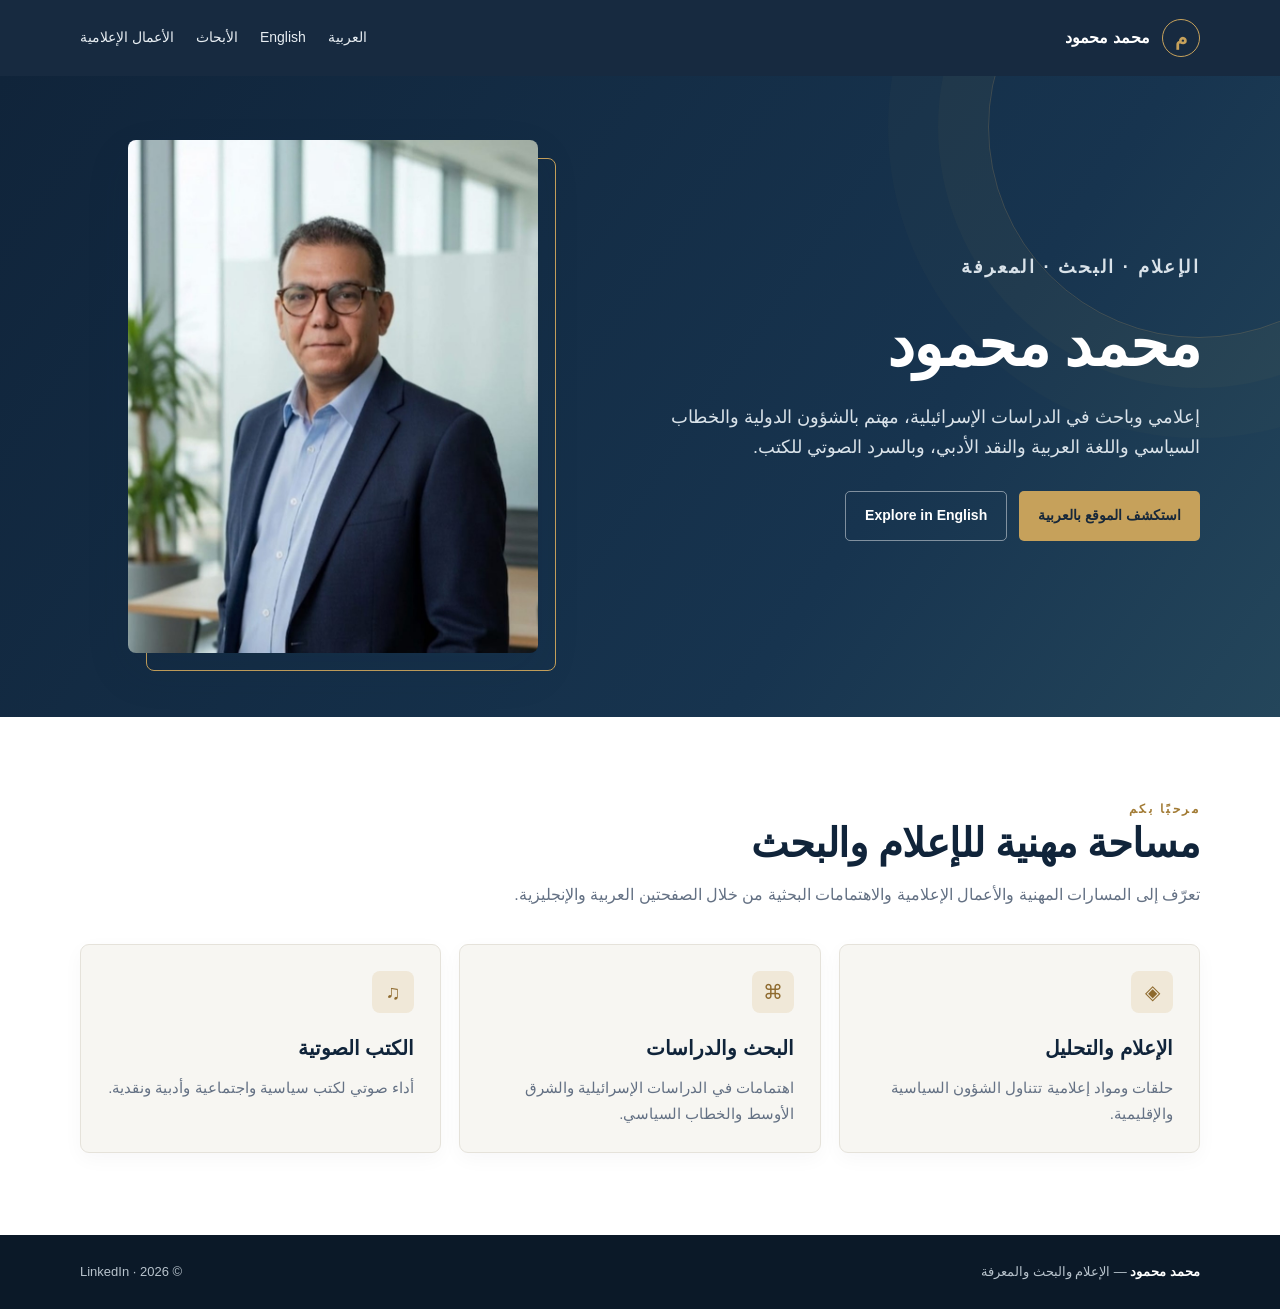
<file: index.html>
<!doctype html>
<html lang="ar" dir="rtl">
<head>
<meta charset="utf-8"><meta name="viewport" content="width=device-width, initial-scale=1">
<meta name="description" content="الموقع المهني لمحمد محمود: الإعلام والبحث والدراسات الإسرائيلية واللغة العربية والكتب الصوتية.">
<title>محمد محمود | الإعلام والبحث والمعرفة</title>
<link rel="stylesheet" href="styles.css">
</head>
<body>
<header class="topbar"><div class="wrap nav">
<a class="brand" href="./"><span class="brand-mark">م</span><span>محمد محمود</span></a>
<nav class="navlinks" aria-label="التنقل الرئيسي"><a href="ar/">العربية</a><a href="en/">English</a><a href="ar/#research">الأبحاث</a><a href="ar/#media">الأعمال الإعلامية</a></nav>
</div></header>
<main class="hero"><div class="wrap hero-grid">
<div class="hero-copy"><p class="eyebrow">الإعلام · البحث · المعرفة</p><h1>محمد محمود</h1><p>إعلامي وباحث في الدراسات الإسرائيلية، مهتم بالشؤون الدولية والخطاب السياسي واللغة العربية والنقد الأدبي، وبالسرد الصوتي للكتب.</p><div class="hero-actions"><a class="btn btn-gold" href="ar/">استكشف الموقع بالعربية</a><a class="btn btn-outline" href="en/">Explore in English</a></div></div>
<div class="portrait-frame"><img class="portrait" src="assets/mohammad-mahmoud.jpg" alt="صورة محمد محمود المهنية"></div>
</div></main>
<section class="section section-white"><div class="wrap"><div class="section-head"><p class="eyebrow">مرحبًا بكم</p><h2>مساحة مهنية للإعلام والبحث</h2><p>تعرّف إلى المسارات المهنية والأعمال الإعلامية والاهتمامات البحثية من خلال الصفحتين العربية والإنجليزية.</p></div><div class="cards"><article class="card"><div class="card-icon">◈</div><h3>الإعلام والتحليل</h3><p>حلقات ومواد إعلامية تتناول الشؤون السياسية والإقليمية.</p></article><article class="card"><div class="card-icon">⌘</div><h3>البحث والدراسات</h3><p>اهتمامات في الدراسات الإسرائيلية والشرق الأوسط والخطاب السياسي.</p></article><article class="card"><div class="card-icon">♫</div><h3>الكتب الصوتية</h3><p>أداء صوتي لكتب سياسية واجتماعية وأدبية ونقدية.</p></article></div></div></section>
<footer class="footer"><div class="wrap footer-inner"><span><strong>محمد محمود</strong> — الإعلام والبحث والمعرفة</span><span>© <span id="year">2026</span> · <a href="https://www.linkedin.com/in/mohammad-husain-970792160/">LinkedIn</a></span></div></footer>
</body></html>
</file>
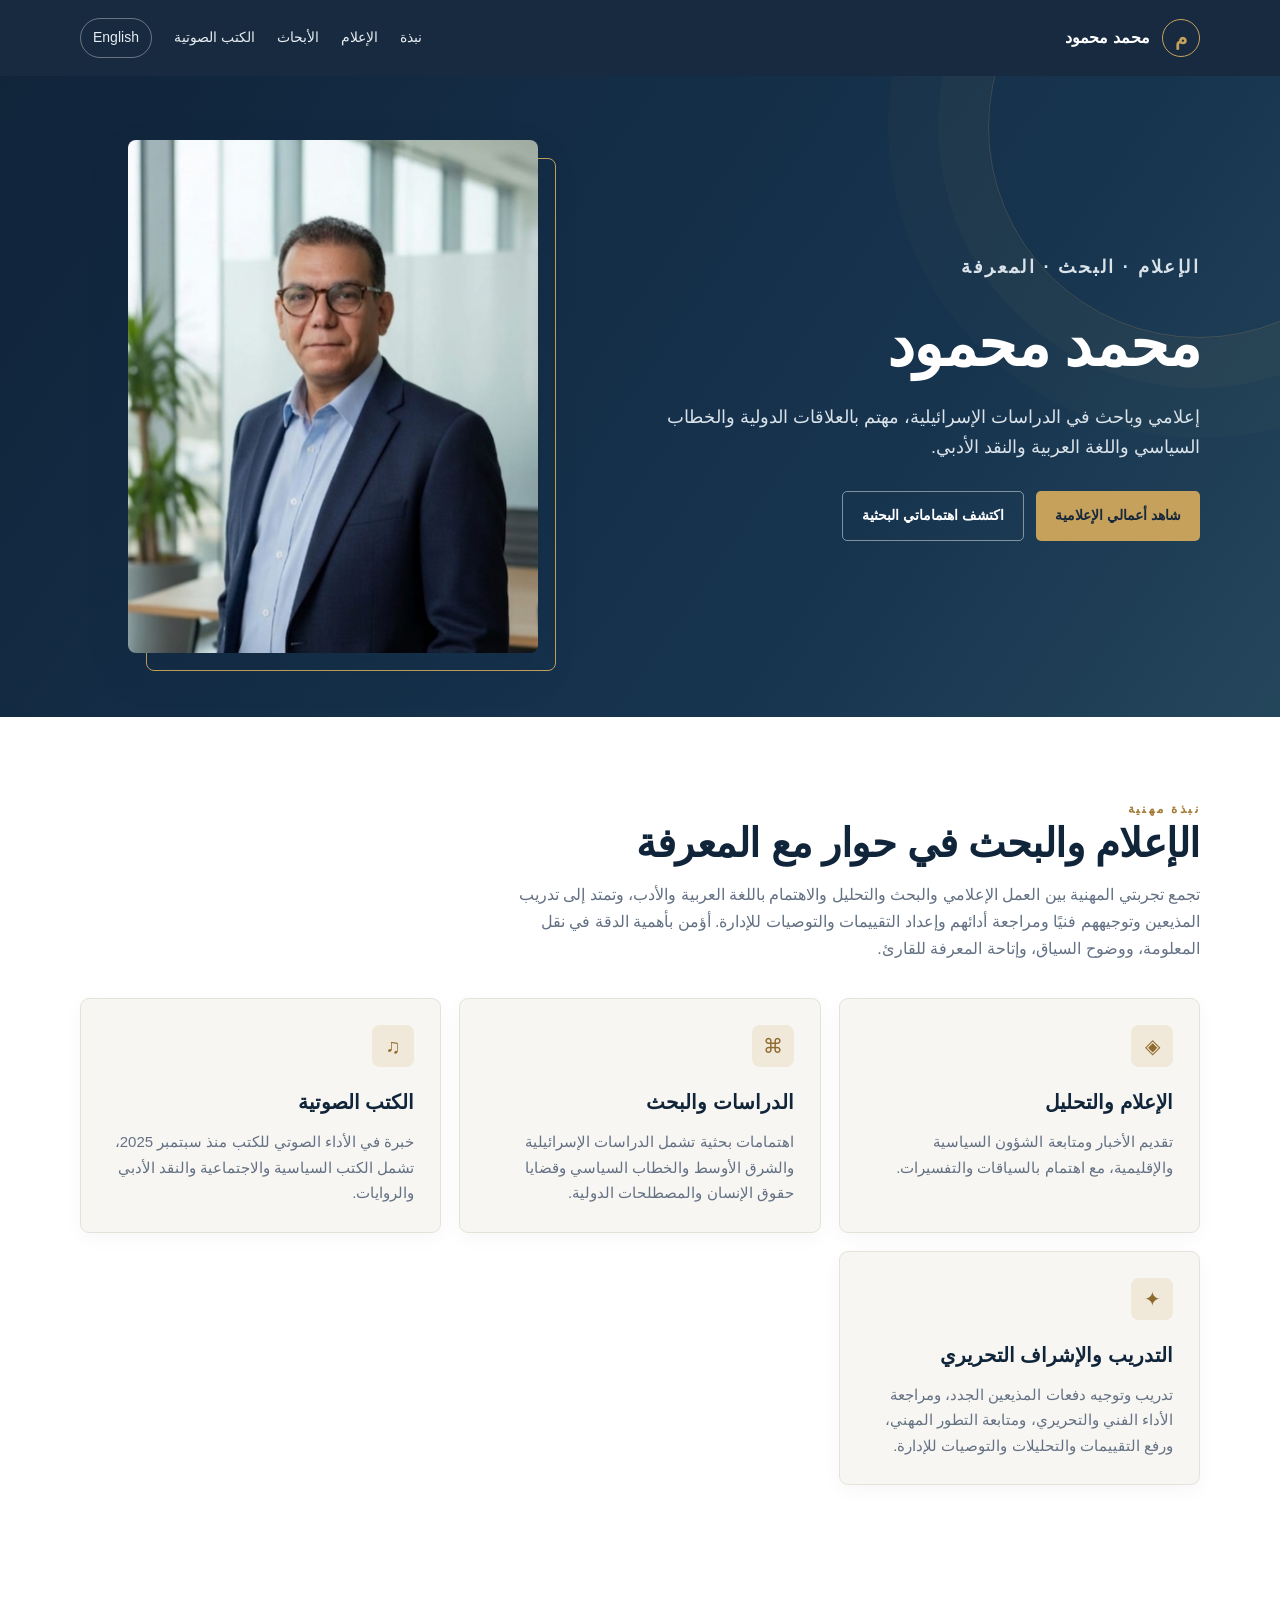
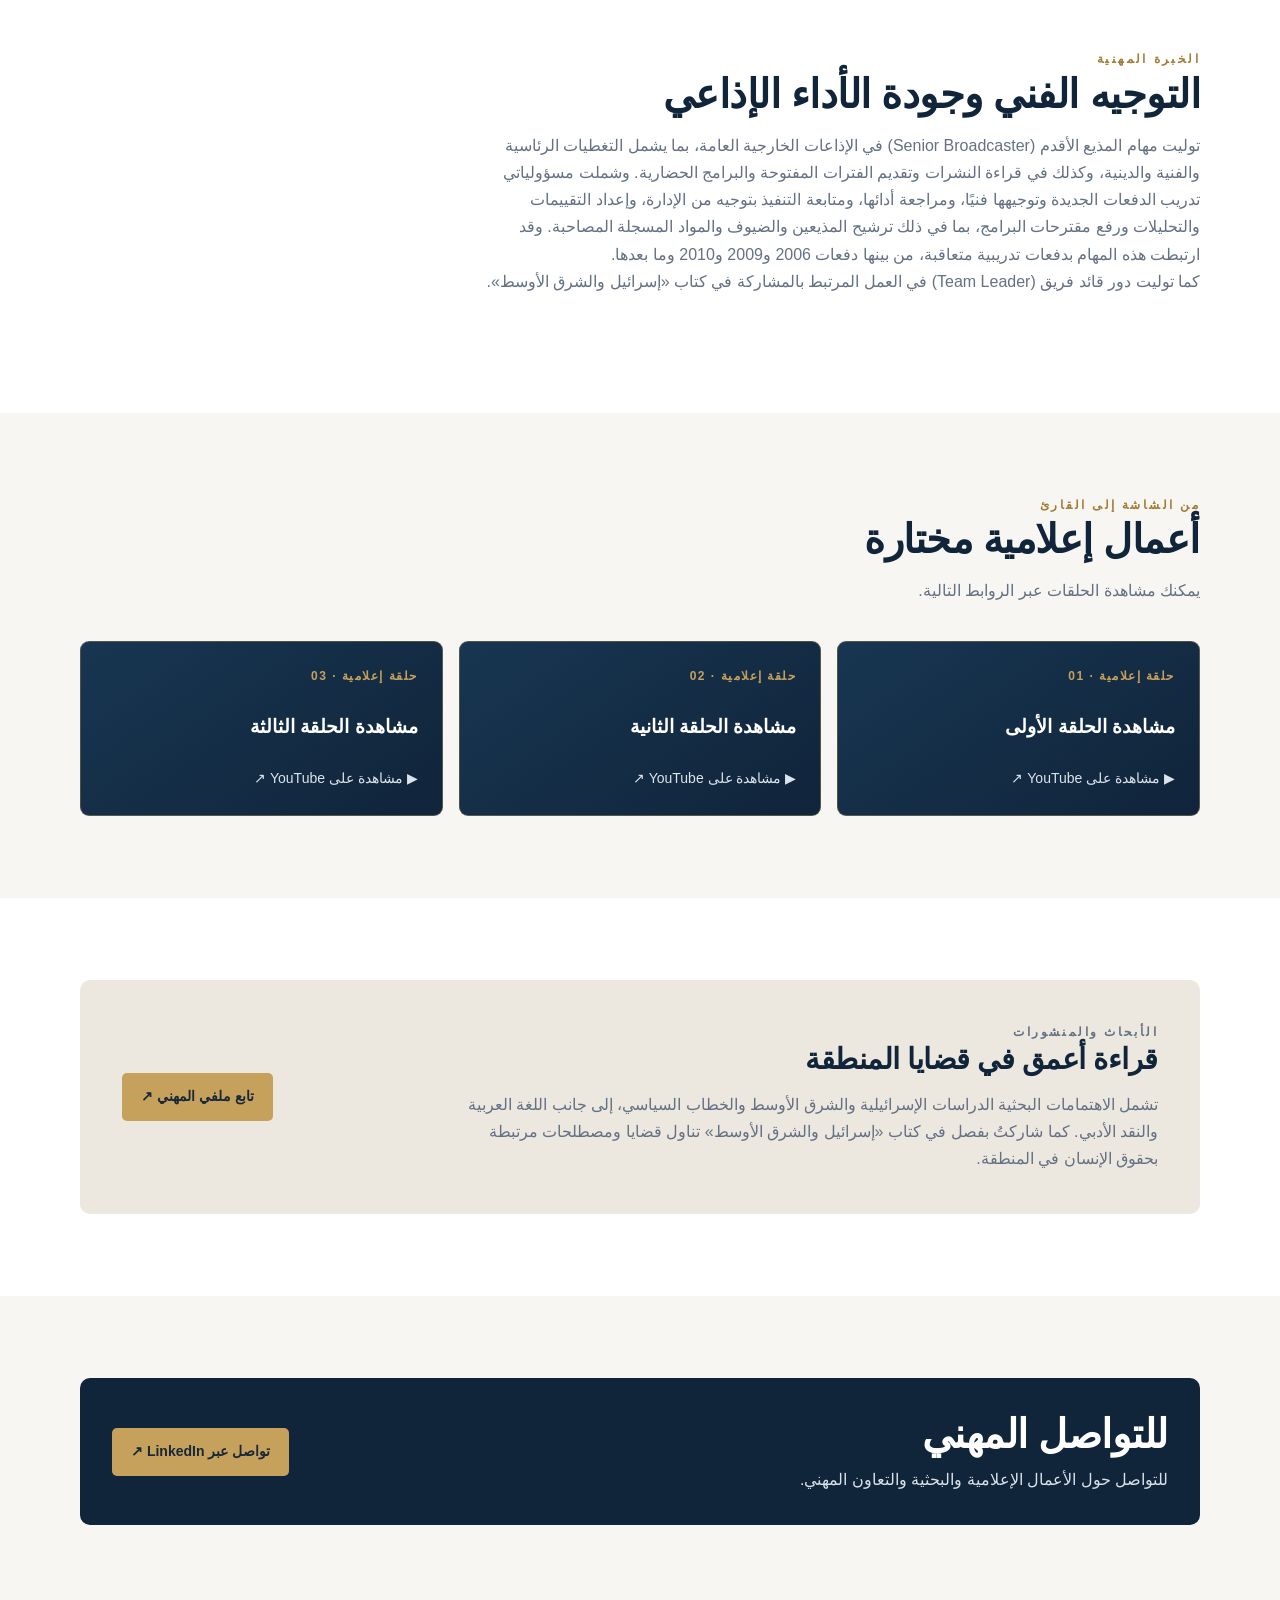
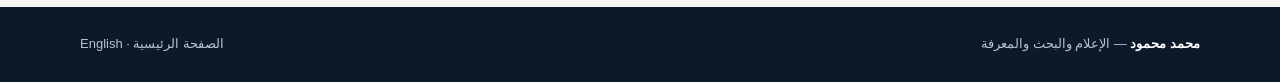
<file: ar/index.html>
<!doctype html>
<html lang="ar" dir="rtl">
<head><meta charset="utf-8"><meta name="viewport" content="width=device-width, initial-scale=1">
<meta name="description" content="محمد محمود، إعلامي وباحث في الدراسات الإسرائيلية."><title>محمد محمود | الإعلام والبحث والمعرفة</title><link rel="stylesheet" href="../styles.css"></head>
<body>
<header class="topbar"><div class="wrap nav"><a class="brand" href="./"><span class="brand-mark">م</span><span>محمد محمود</span></a><nav class="navlinks"><a href="#about">نبذة</a><a href="#media">الإعلام</a><a href="#research">الأبحاث</a><a href="#audio">الكتب الصوتية</a><a class="lang" href="../en/">English</a></nav></div></header>
<main class="hero"><div class="wrap hero-grid"><div class="hero-copy"><p class="eyebrow">الإعلام · البحث · المعرفة</p><h1>محمد محمود</h1><p>إعلامي وباحث في الدراسات الإسرائيلية، مهتم بالعلاقات الدولية والخطاب السياسي واللغة العربية والنقد الأدبي.</p><div class="hero-actions"><a class="btn btn-gold" href="#media">شاهد أعمالي الإعلامية</a><a class="btn btn-outline" href="#research">اكتشف اهتماماتي البحثية</a></div></div><div class="portrait-frame"><img class="portrait" src="../assets/mohammad-mahmoud.jpg" alt="صورة محمد محمود المهنية"></div></div></main>
<section class="section section-white" id="about"><div class="wrap"><div class="section-head"><p class="eyebrow">نبذة مهنية</p><h2>الإعلام والبحث في حوار مع المعرفة</h2><p>تجمع تجربتي المهنية بين العمل الإعلامي والبحث والتحليل والاهتمام باللغة العربية والأدب، وتمتد إلى تدريب المذيعين وتوجيههم فنيًا ومراجعة أدائهم وإعداد التقييمات والتوصيات للإدارة. أؤمن بأهمية الدقة في نقل المعلومة، ووضوح السياق، وإتاحة المعرفة للقارئ.</p></div><div class="cards"><article class="card"><div class="card-icon">◈</div><h3>الإعلام والتحليل</h3><p>تقديم الأخبار ومتابعة الشؤون السياسية والإقليمية، مع اهتمام بالسياقات والتفسيرات.</p></article><article class="card" id="research"><div class="card-icon">⌘</div><h3>الدراسات والبحث</h3><p>اهتمامات بحثية تشمل الدراسات الإسرائيلية والشرق الأوسط والخطاب السياسي وقضايا حقوق الإنسان والمصطلحات الدولية.</p></article><article class="card" id="audio"><div class="card-icon">♫</div><h3>الكتب الصوتية</h3><p>خبرة في الأداء الصوتي للكتب منذ سبتمبر 2025، تشمل الكتب السياسية والاجتماعية والنقد الأدبي والروايات.</p></article><article class="card"><div class="card-icon">✦</div><h3>التدريب والإشراف التحريري</h3><p>تدريب وتوجيه دفعات المذيعين الجدد، ومراجعة الأداء الفني والتحريري، ومتابعة التطور المهني، ورفع التقييمات والتحليلات والتوصيات للإدارة.</p></article></div></div></section>
<section class="section section-white" id="leadership"><div class="wrap"><div class="section-head"><p class="eyebrow">الخبرة المهنية</p><h2>التوجيه الفني وجودة الأداء الإذاعي</h2><p>توليت مهام المذيع الأقدم (Senior Broadcaster) في الإذاعات الخارجية العامة، بما يشمل التغطيات الرئاسية والفنية والدينية، وكذلك في قراءة النشرات وتقديم الفترات المفتوحة والبرامج الحضارية. وشملت مسؤولياتي تدريب الدفعات الجديدة وتوجيهها فنيًا، ومراجعة أدائها، ومتابعة التنفيذ بتوجيه من الإدارة، وإعداد التقييمات والتحليلات ورفع مقترحات البرامج، بما في ذلك ترشيح المذيعين والضيوف والمواد المسجلة المصاحبة. وقد ارتبطت هذه المهام بدفعات تدريبية متعاقبة، من بينها دفعات 2006 و2009 و2010 وما بعدها.</p><p>كما توليت دور قائد فريق (Team Leader) في العمل المرتبط بالمشاركة في كتاب «إسرائيل والشرق الأوسط».</p></div></div></section><section class="section" id="media"><div class="wrap"><div class="section-head"><p class="eyebrow">من الشاشة إلى القارئ</p><h2>أعمال إعلامية مختارة</h2><p>يمكنك مشاهدة الحلقات عبر الروابط التالية.</p></div><div class="media-list"><a class="media-link" href="https://youtu.be/ucqKWUjxW2U?si=SjW4HS8mCEBNclw4" target="_blank" rel="noopener"><span>حلقة إعلامية · 01</span><strong>مشاهدة الحلقة الأولى</strong><span>▶ مشاهدة على YouTube ↗</span></a><a class="media-link" href="https://youtu.be/Da2Nyr9CQKY?si=fNWJLGG7Osg89wKc" target="_blank" rel="noopener"><span>حلقة إعلامية · 02</span><strong>مشاهدة الحلقة الثانية</strong><span>▶ مشاهدة على YouTube ↗</span></a><a class="media-link" href="https://youtu.be/_XRgqddhoZE?si=0W82ogWvSQvIq0cT" target="_blank" rel="noopener"><span>حلقة إعلامية · 03</span><strong>مشاهدة الحلقة الثالثة</strong><span>▶ مشاهدة على YouTube ↗</span></a></div></div></section>
<section class="section section-white"><div class="wrap"><div class="feature-band"><div><p class="eyebrow">الأبحاث والمنشورات</p><h2>قراءة أعمق في قضايا المنطقة</h2><p>تشمل الاهتمامات البحثية الدراسات الإسرائيلية والشرق الأوسط والخطاب السياسي، إلى جانب اللغة العربية والنقد الأدبي. كما شاركتُ بفصل في كتاب «إسرائيل والشرق الأوسط» تناول قضايا ومصطلحات مرتبطة بحقوق الإنسان في المنطقة.</p></div><a class="btn btn-gold" href="https://www.linkedin.com/in/mohammad-husain-970792160/" target="_blank" rel="noopener">تابع ملفي المهني ↗</a></div></div></section>
<section class="section"><div class="wrap"><div class="contact-row"><div><h2>للتواصل المهني</h2><p>للتواصل حول الأعمال الإعلامية والبحثية والتعاون المهني.</p></div><a class="btn btn-gold" href="https://www.linkedin.com/in/mohammad-husain-970792160/" target="_blank" rel="noopener">تواصل عبر LinkedIn ↗</a></div></div></section>
<footer class="footer"><div class="wrap footer-inner"><span><strong>محمد محمود</strong> — الإعلام والبحث والمعرفة</span><span><a href="../">الصفحة الرئيسية</a> · <a href="../en/">English</a></span></div></footer>
</body></html>
</file>
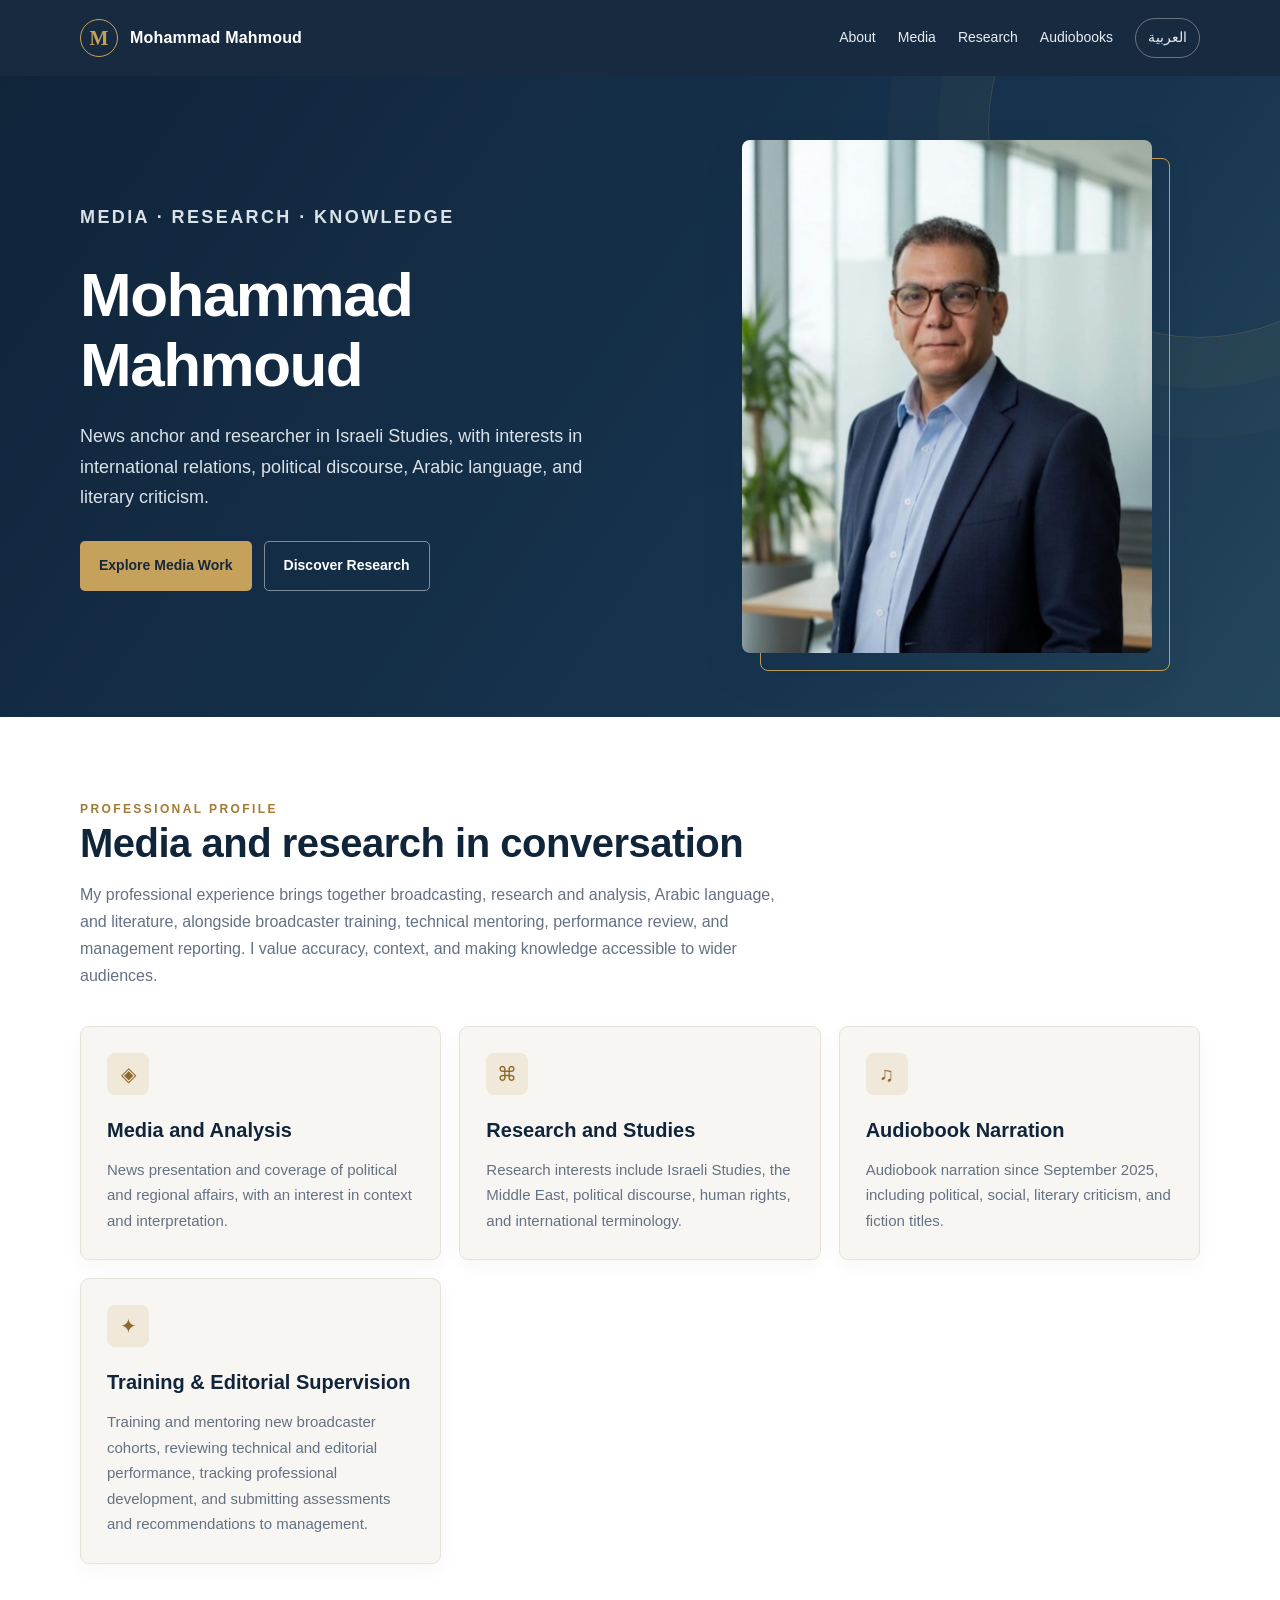
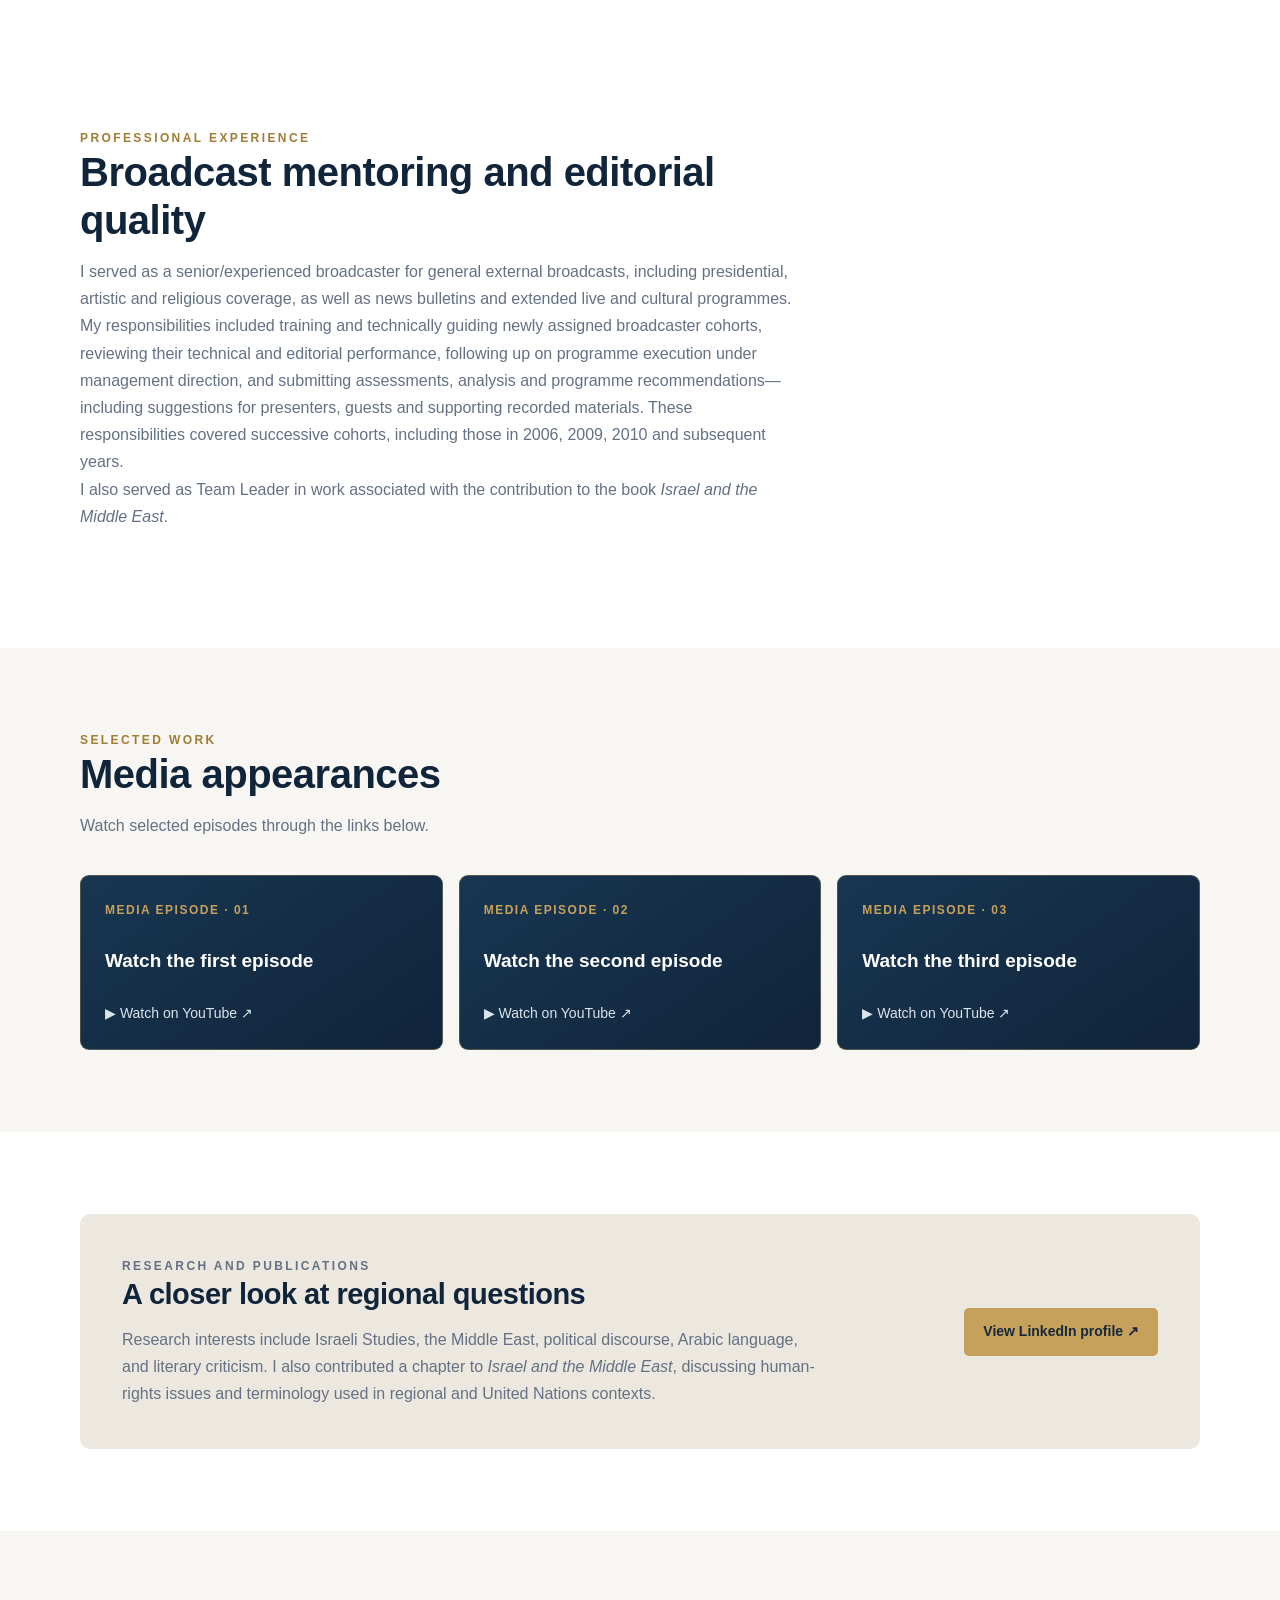
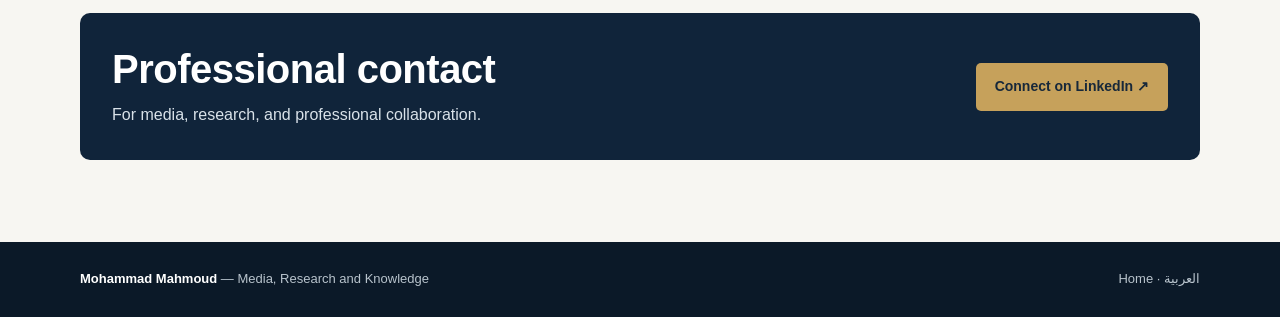
<file: en/index.html>
<!doctype html>
<html lang="en" dir="ltr">
<head><meta charset="utf-8"><meta name="viewport" content="width=device-width, initial-scale=1">
<meta name="description" content="Mohammad Mahmoud, news anchor and researcher in Israeli Studies."><title>Mohammad Mahmoud | Media and Research</title><link rel="stylesheet" href="../styles.css"></head>
<body>
<header class="topbar"><div class="wrap nav"><a class="brand" href="./"><span class="brand-mark">M</span><span>Mohammad Mahmoud</span></a><nav class="navlinks"><a href="#about">About</a><a href="#media">Media</a><a href="#research">Research</a><a href="#audio">Audiobooks</a><a class="lang" href="../ar/">العربية</a></nav></div></header>
<main class="hero"><div class="wrap hero-grid"><div class="hero-copy"><p class="eyebrow">MEDIA · RESEARCH · KNOWLEDGE</p><h1>Mohammad Mahmoud</h1><p>News anchor and researcher in Israeli Studies, with interests in international relations, political discourse, Arabic language, and literary criticism.</p><div class="hero-actions"><a class="btn btn-gold" href="#media">Explore Media Work</a><a class="btn btn-outline" href="#research">Discover Research</a></div></div><div class="portrait-frame"><img class="portrait" src="../assets/mohammad-mahmoud.jpg" alt="Professional portrait of Mohammad Mahmoud"></div></div></main>
<section class="section section-white" id="about"><div class="wrap"><div class="section-head"><p class="eyebrow">Professional profile</p><h2>Media and research in conversation</h2><p>My professional experience brings together broadcasting, research and analysis, Arabic language, and literature, alongside broadcaster training, technical mentoring, performance review, and management reporting. I value accuracy, context, and making knowledge accessible to wider audiences.</p></div><div class="cards"><article class="card"><div class="card-icon">◈</div><h3>Media and Analysis</h3><p>News presentation and coverage of political and regional affairs, with an interest in context and interpretation.</p></article><article class="card" id="research"><div class="card-icon">⌘</div><h3>Research and Studies</h3><p>Research interests include Israeli Studies, the Middle East, political discourse, human rights, and international terminology.</p></article><article class="card" id="audio"><div class="card-icon">♫</div><h3>Audiobook Narration</h3><p>Audiobook narration since September 2025, including political, social, literary criticism, and fiction titles.</p></article><article class="card"><div class="card-icon">✦</div><h3>Training & Editorial Supervision</h3><p>Training and mentoring new broadcaster cohorts, reviewing technical and editorial performance, tracking professional development, and submitting assessments and recommendations to management.</p></article></div></div></section>
<section class="section section-white" id="leadership"><div class="wrap"><div class="section-head"><p class="eyebrow">Professional experience</p><h2>Broadcast mentoring and editorial quality</h2><p>I served as a senior/experienced broadcaster for general external broadcasts, including presidential, artistic and religious coverage, as well as news bulletins and extended live and cultural programmes. My responsibilities included training and technically guiding newly assigned broadcaster cohorts, reviewing their technical and editorial performance, following up on programme execution under management direction, and submitting assessments, analysis and programme recommendations—including suggestions for presenters, guests and supporting recorded materials. These responsibilities covered successive cohorts, including those in 2006, 2009, 2010 and subsequent years.</p><p>I also served as Team Leader in work associated with the contribution to the book <em>Israel and the Middle East</em>.</p></div></div></section><section class="section" id="media"><div class="wrap"><div class="section-head"><p class="eyebrow">Selected work</p><h2>Media appearances</h2><p>Watch selected episodes through the links below.</p></div><div class="media-list"><a class="media-link" href="https://youtu.be/ucqKWUjxW2U?si=SjW4HS8mCEBNclw4" target="_blank" rel="noopener"><span>Media episode · 01</span><strong>Watch the first episode</strong><span>▶ Watch on YouTube ↗</span></a><a class="media-link" href="https://youtu.be/Da2Nyr9CQKY?si=fNWJLGG7Osg89wKc" target="_blank" rel="noopener"><span>Media episode · 02</span><strong>Watch the second episode</strong><span>▶ Watch on YouTube ↗</span></a><a class="media-link" href="https://youtu.be/_XRgqddhoZE?si=0W82ogWvSQvIq0cT" target="_blank" rel="noopener"><span>Media episode · 03</span><strong>Watch the third episode</strong><span>▶ Watch on YouTube ↗</span></a></div></div></section>
<section class="section section-white"><div class="wrap"><div class="feature-band"><div><p class="eyebrow">Research and publications</p><h2>A closer look at regional questions</h2><p>Research interests include Israeli Studies, the Middle East, political discourse, Arabic language, and literary criticism. I also contributed a chapter to <em>Israel and the Middle East</em>, discussing human-rights issues and terminology used in regional and United Nations contexts.</p></div><a class="btn btn-gold" href="https://www.linkedin.com/in/mohammad-husain-970792160/" target="_blank" rel="noopener">View LinkedIn profile ↗</a></div></div></section>
<section class="section"><div class="wrap"><div class="contact-row"><div><h2>Professional contact</h2><p>For media, research, and professional collaboration.</p></div><a class="btn btn-gold" href="https://www.linkedin.com/in/mohammad-husain-970792160/" target="_blank" rel="noopener">Connect on LinkedIn ↗</a></div></div></section>
<footer class="footer"><div class="wrap footer-inner"><span><strong>Mohammad Mahmoud</strong> — Media, Research and Knowledge</span><span><a href="../">Home</a> · <a href="../ar/">العربية</a></span></div></footer>
</body></html>
</file>
<file: styles.css>
:root {
  --navy: #10243a;
  --navy-2: #183651;
  --gold: #c6a15b;
  --ink: #182536;
  --muted: #647184;
  --paper: #f7f6f2;
  --white: #ffffff;
  --line: #e5e2da;
  --soft: #edf1f4;
  --shadow: 0 18px 45px rgba(16,36,58,.10);
}
* { box-sizing: border-box; }
html { scroll-behavior: smooth; }
body {
  margin: 0; color: var(--ink); background: var(--paper);
  font-family: Inter, "Segoe UI", Tahoma, Arial, sans-serif; line-height: 1.7;
}
a { color: inherit; text-decoration: none; }
img { max-width: 100%; display: block; }
.wrap { width: min(1120px, calc(100% - 40px)); margin-inline: auto; }
.topbar { position: sticky; top: 0; z-index: 20; background: rgba(16,36,58,.97); color: white; backdrop-filter: blur(12px); }
.nav { display:flex; align-items:center; justify-content:space-between; gap:24px; min-height:76px; }
.brand { display:flex; align-items:center; gap:12px; font-weight:800; letter-spacing:.2px; }
.brand-mark { width:38px; height:38px; display:grid; place-items:center; border:1px solid var(--gold); color:var(--gold); border-radius:50%; font-family: Georgia,serif; font-size:20px; }
.navlinks { display:flex; flex-wrap:wrap; align-items:center; gap:22px; font-size:14px; color:#e7edf2; }
.navlinks a:hover, .navlinks a:focus { color:var(--gold); }
.lang { border:1px solid rgba(255,255,255,.35); padding:7px 12px; border-radius:999px; }
.hero { background:linear-gradient(125deg, var(--navy) 0%, #17344f 68%, #24465b 100%); color:white; overflow:hidden; position:relative; }
.hero:after { content:""; position:absolute; width:420px; height:420px; border:1px solid rgba(198,161,91,.23); border-radius:50%; right:-130px; top:-160px; box-shadow:0 0 0 50px rgba(198,161,91,.035),0 0 0 100px rgba(198,161,91,.025); }
.hero-grid { min-height:570px; display:grid; grid-template-columns:1.05fr .95fr; align-items:center; gap:56px; padding-block:64px; position:relative; z-index:1; }
.eyebrow { color:var(--gold); text-transform:uppercase; letter-spacing:2.4px; font-size:12px; font-weight:800; margin:0 0 16px; }
h1,h2,h3,p { margin-top:0; }
h1 { font-size:clamp(36px,5vw,62px); line-height:1.12; letter-spacing:-1.5px; margin-bottom:22px; }
.hero p { color:#d9e2e9; font-size:18px; max-width:620px; margin-bottom:28px; }
.hero-actions { display:flex; flex-wrap:wrap; gap:12px; }
.btn { display:inline-flex; align-items:center; justify-content:center; gap:8px; padding:12px 19px; border-radius:5px; font-weight:750; font-size:14px; transition:transform .2s, background .2s; }
.btn:hover { transform:translateY(-2px); }
.btn-gold { background:var(--gold); color:#17283a; }
.btn-outline { border:1px solid rgba(255,255,255,.45); color:white; }
.portrait-frame { max-width:410px; margin-inline:auto; position:relative; }
.portrait-frame:before { content:""; position:absolute; inset:18px -18px -18px 18px; border:1px solid var(--gold); border-radius:8px; }
.portrait { width:100%; aspect-ratio:4/5; object-fit:cover; object-position:center 24%; border-radius:8px; position:relative; box-shadow:var(--shadow); }
.section { padding:82px 0; }
.section-white { background:white; }
.section-head { max-width:720px; margin-bottom:36px; }
.section-head .eyebrow { color:#a27b34; }
h2 { color:var(--navy); font-size:clamp(28px,3.3vw,40px); line-height:1.2; margin-bottom:14px; letter-spacing:-.5px; }
.section-head p { color:var(--muted); margin-bottom:0; }
.cards { display:grid; grid-template-columns:repeat(3,1fr); gap:18px; }
.card { background:white; border:1px solid var(--line); padding:26px; border-radius:9px; box-shadow:0 6px 20px rgba(16,36,58,.035); }
.section-white .card { background:var(--paper); }
.card-icon { width:42px; height:42px; display:grid; place-items:center; background:#f0e8d8; color:#8e6a2e; border-radius:8px; font-size:20px; margin-bottom:18px; }
.card h3 { color:var(--navy); font-size:20px; margin-bottom:10px; }
.card p { color:var(--muted); font-size:15px; margin-bottom:0; }
.media-list { display:grid; grid-template-columns:repeat(3,1fr); gap:16px; }
.media-link { display:flex; flex-direction:column; justify-content:space-between; gap:20px; min-height:175px; padding:24px; border-radius:9px; color:white; background:linear-gradient(145deg,#183651,#10243a); border:1px solid rgba(198,161,91,.35); }
.media-link span:first-child { color:var(--gold); font-size:12px; font-weight:800; letter-spacing:1.5px; text-transform:uppercase; }
.media-link strong { font-size:19px; line-height:1.35; }
.media-link span:last-child { color:#dbe4eb; font-size:14px; }
.feature-band { background:#ece8df; padding:42px; border-radius:10px; display:flex; align-items:center; justify-content:space-between; gap:28px; }
.feature-band p { color:var(--muted); margin:0; max-width:700px; }
.feature-band h2 { font-size:29px; }
.contact-row { display:flex; align-items:center; justify-content:space-between; gap:24px; background:var(--navy); color:white; padding:32px; border-radius:10px; }
.contact-row h2 { color:white; margin-bottom:8px; }
.contact-row p { color:#d9e2e9; margin:0; }
.footer { background:#0b1928; color:#b8c3cc; padding:26px 0; font-size:13px; }
.footer-inner { display:flex; justify-content:space-between; gap:18px; flex-wrap:wrap; }
.footer strong { color:white; }
@media(max-width:800px) {
 .nav { align-items:flex-start; flex-direction:column; padding-block:15px; gap:12px; }
 .navlinks { gap:13px; font-size:13px; }
 .hero-grid { grid-template-columns:1fr; gap:42px; padding-block:52px; }
 .hero-copy { order:1; } .portrait-frame { order:2; width:min(76%,340px); }
 .hero p { font-size:16px; }
 .cards,.media-list { grid-template-columns:1fr; }
 .section { padding:60px 0; }
 .feature-band,.contact-row { flex-direction:column; align-items:flex-start; padding:26px; }
}
</file>
